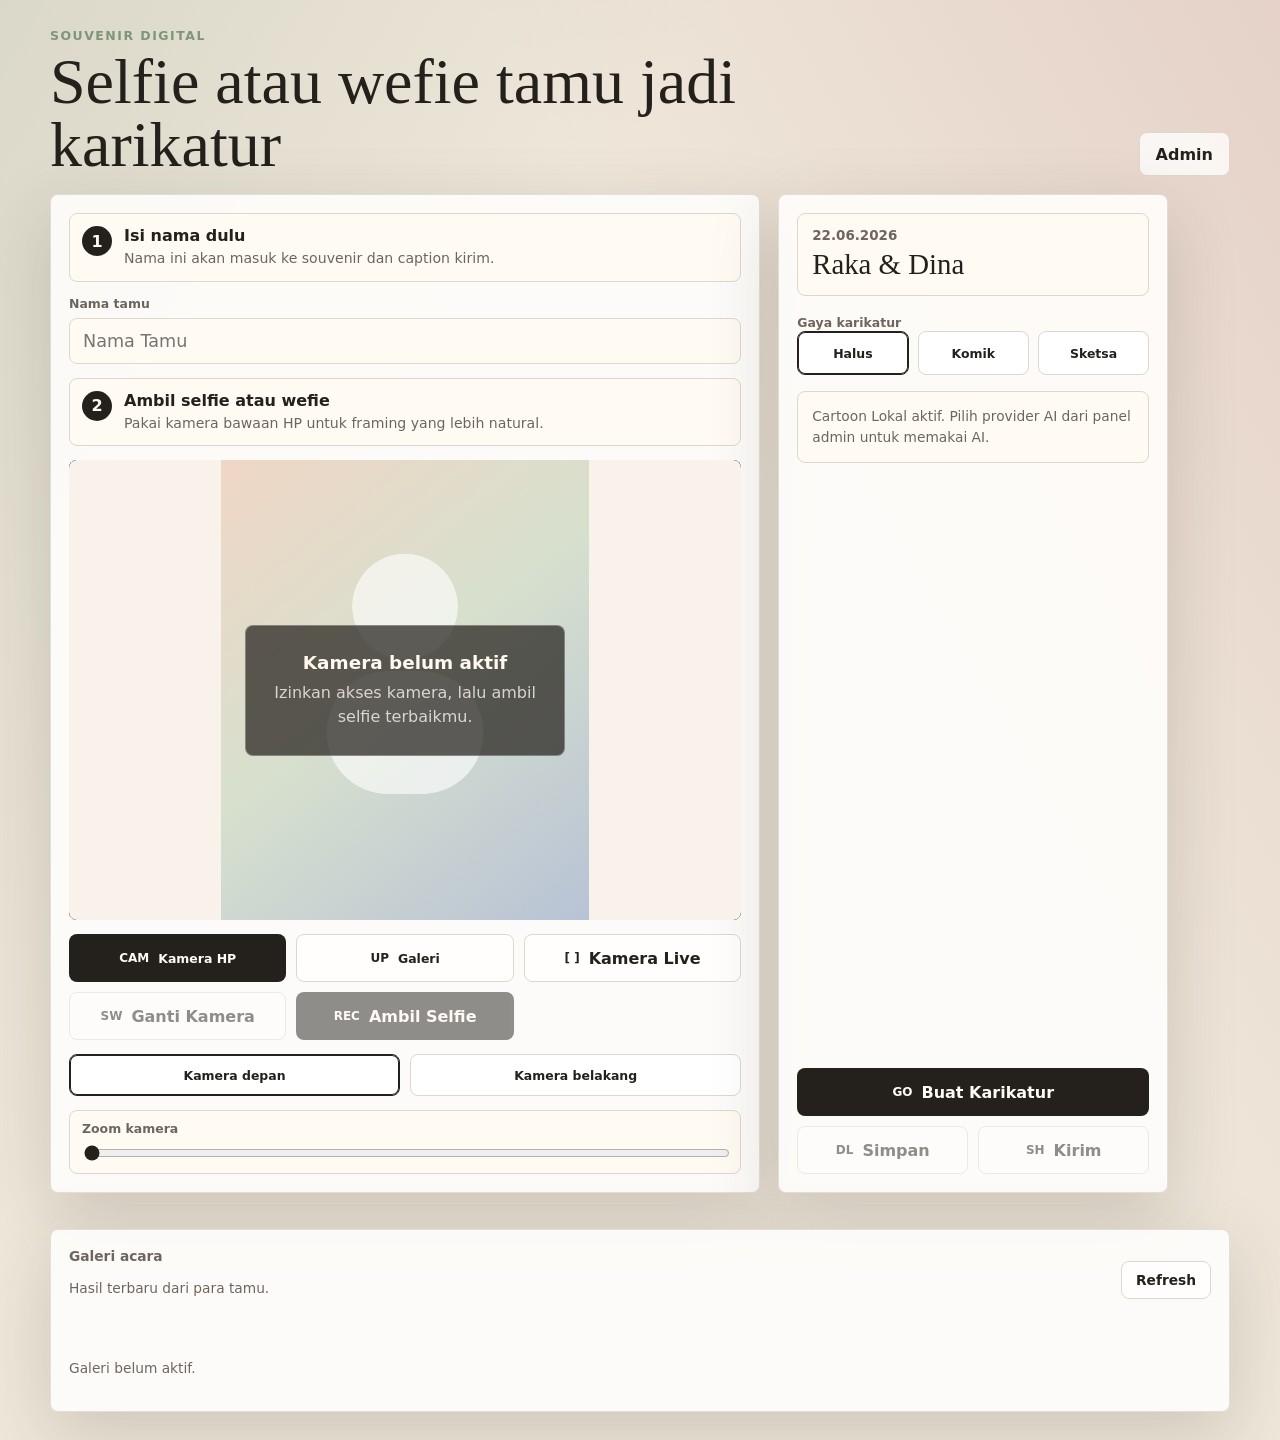
<file: index.html>
<!doctype html>
<html lang="id">
  <head>
    <meta charset="utf-8" />
    <meta name="viewport" content="width=device-width, initial-scale=1" />
    <title>Souvenir Selfie Pernikahan</title>
    <link rel="stylesheet" href="styles.css" />
    <link rel="preconnect" href="https://fonts.googleapis.com" />
    <link rel="preconnect" href="https://fonts.gstatic.com" crossorigin />
  </head>
  <body data-page="guest">
    <main class="app-shell">
      <section class="studio">
        <header class="topbar">
          <div>
            <p class="eyebrow">Souvenir digital</p>
            <h1 id="guestTitle">Selfie atau wefie tamu jadi karikatur</h1>
          </div>
          <nav class="page-links" aria-label="Navigasi">
            <a href="admin.html" id="guestAdminLink">Admin</a>
          </nav>
        </header>

        <section class="admin-gate" id="guestAdminGate" hidden>
          <div class="control-panel login-card">
            <p class="eyebrow">Akses admin</p>
            <h2>Masukkan password admin</h2>
            <div class="field-group">
              <label for="guestAdminPassword">Password</label>
              <input id="guestAdminPassword" type="password" autocomplete="current-password" />
            </div>
            <div class="gate-actions">
              <button class="primary-button wide" id="guestAdminLogin" type="button">Masuk Admin</button>
              <button class="secondary-button wide" id="guestAdminCancel" type="button">Batal</button>
            </div>
            <p class="status-text" id="guestAdminStatus"></p>
          </div>
        </section>

        <div class="workspace guest-workspace">
          <section class="camera-panel" aria-label="Area kamera">
            <div class="guest-step">
              <span>1</span>
              <div>
                <strong>Isi nama dulu</strong>
                <p>Nama ini akan masuk ke souvenir dan caption kirim.</p>
              </div>
            </div>

            <div class="field-group guest-name-panel">
              <label for="guestName">Nama tamu</label>
              <input id="guestName" type="text" value="" placeholder="Contoh: Nadia & Arif" maxlength="32" />
            </div>

            <div class="guest-step">
              <span>2</span>
              <div>
                <strong>Ambil selfie atau wefie</strong>
                <p>Pakai kamera bawaan HP untuk framing yang lebih natural.</p>
              </div>
            </div>

            <div class="preview-frame" id="previewFrame">
              <video id="camera" autoplay playsinline muted></video>
              <canvas id="workCanvas" width="1080" height="1350"></canvas>
              <div class="camera-empty" id="cameraEmpty">
                <strong>Kamera belum aktif</strong>
                <span>Izinkan akses kamera, lalu ambil selfie terbaikmu.</span>
              </div>
            </div>

            <div class="capture-actions">
              <label class="primary-button upload-button">
                <span class="button-icon">CAM</span>
                Kamera HP
                <input id="deviceCameraPhoto" type="file" accept="image/*" capture="user" />
              </label>
              <label class="secondary-button upload-button">
                <span class="button-icon">UP</span>
                Galeri
                <input id="uploadPhoto" type="file" accept="image/*" />
              </label>
              <button class="secondary-button" id="startCamera" type="button">
                <span class="button-icon">[ ]</span>
                Kamera Live
              </button>
              <button class="secondary-button" id="switchCamera" type="button" disabled>
                <span class="button-icon">SW</span>
                Ganti Kamera
              </button>
              <button class="primary-button" id="capturePhoto" type="button" disabled>
                <span class="button-icon">REC</span>
                Ambil Selfie
              </button>
            </div>

            <div class="camera-facing" role="radiogroup" aria-label="Pilihan kamera">
              <label>
                <input type="radio" name="cameraFacing" value="user" checked />
                <span>Kamera depan</span>
              </label>
              <label>
                <input type="radio" name="cameraFacing" value="environment" />
                <span>Kamera belakang</span>
              </label>
            </div>

            <div class="field-group camera-zoom">
              <label for="cameraZoom">Zoom kamera</label>
              <input id="cameraZoom" type="range" min="1" max="2" step="0.05" value="1" />
            </div>

            <div class="photo-editor" id="photoEditor" hidden>
              <div class="info-box">
                <strong>Atur posisi foto</strong>
                <span>Geser foto langsung pada preview, lalu atur zoom dan rotasi.</span>
              </div>
              <div class="field-grid">
                <div class="field-group">
                  <label for="photoZoom">Zoom foto</label>
                  <input id="photoZoom" type="range" min="1" max="3" step="0.05" value="1" />
                </div>
                <div class="field-group">
                  <label for="photoRotation">Rotasi</label>
                  <input id="photoRotation" type="range" min="-180" max="180" step="1" value="0" />
                </div>
              </div>
              <button class="secondary-button wide" id="resetPhotoTransform" type="button">Reset Posisi Foto</button>
            </div>
          </section>

          <aside class="control-panel" aria-label="Kontrol souvenir">
            <div class="couple-card">
              <span id="eventDate">22.06.2026</span>
              <strong id="coupleName">Raka & Dina</strong>
            </div>

            <div class="field-group" id="styleSelectorGroup">
              <span class="label-text">Gaya karikatur</span>
              <div class="segmented" role="radiogroup" aria-label="Gaya karikatur">
                <label>
                  <input type="radio" name="style" value="soft" checked />
                  <span>Halus</span>
                </label>
                <label>
                  <input type="radio" name="style" value="comic" />
                  <span>Komik</span>
                </label>
                <label>
                  <input type="radio" name="style" value="sketch" />
                  <span>Sketsa</span>
                </label>
              </div>
            </div>

            <div class="engine-note" id="engineNote">
              Mode gratis lokal aktif. Nanti bisa diganti ke API karikatur berbayar dari panel admin.
            </div>
            <div class="process-progress" id="processProgress" hidden>
              <div class="progress-track"><span id="processProgressBar"></span></div>
              <strong id="processProgressLabel">Menyiapkan foto...</strong>
              <button class="secondary-button" id="retryProcess" type="button" hidden>Coba Lagi</button>
            </div>

            <div class="compare-card" id="compareCard" hidden>
              <div class="compare-view" id="compareView">
                <img id="beforeImage" alt="Foto asli tamu" />
                <div class="compare-after" id="compareAfter">
                  <img id="afterImage" alt="Karikatur dengan twibbon" />
                </div>
                <div class="compare-line" id="compareLine"></div>
              </div>
              <div class="field-group">
                <label for="compareSlider">Foto asli menjadi karikatur</label>
                <input id="compareSlider" type="range" min="0" max="100" value="55" />
              </div>
            </div>

            <div class="send-panel">
              <button class="primary-button wide" id="renderGift" type="button">
                <span class="button-icon">GO</span>
                Buat Karikatur
              </button>
              <div class="action-grid">
                <button class="secondary-button wide" id="saveGift" type="button" disabled>
                  <span class="button-icon">DL</span>
                  Simpan
                </button>
                <button class="secondary-button wide" id="shareGift" type="button" disabled>
                  <span class="button-icon">SH</span>
                  Kirim
                </button>
              </div>
            </div>
          </aside>
        </div>

        <section class="control-panel event-gallery">
          <div class="preview-toolbar">
            <div>
              <strong>Galeri acara</strong>
              <p class="status-text">Hasil terbaru dari para tamu.</p>
            </div>
            <button class="secondary-button" id="refreshGallery" type="button">Refresh</button>
          </div>
          <div class="result-grid" id="eventGalleryGrid"></div>
          <p class="status-text" id="galleryStatus"></p>
        </section>
      </section>
    </main>

    <script src="app-config.js"></script>
    <script src="script.js"></script>
  </body>
</html>
</file>
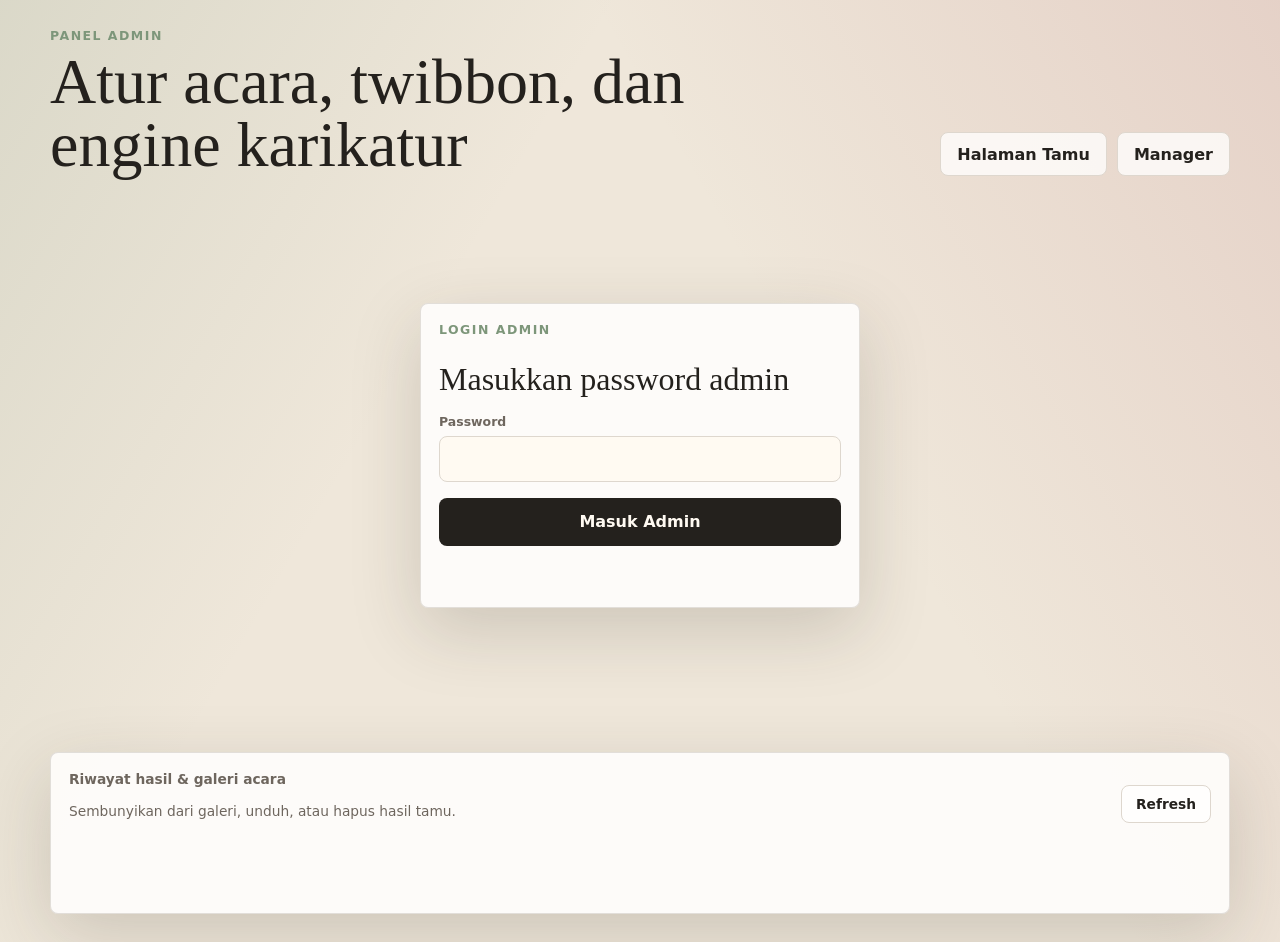
<file: admin.html>
<!doctype html>
<html lang="id">
  <head>
    <meta charset="utf-8" />
    <meta name="viewport" content="width=device-width, initial-scale=1" />
    <title>Admin Souvenir Pernikahan</title>
    <link rel="stylesheet" href="styles.css" />
    <link rel="preconnect" href="https://fonts.googleapis.com" />
    <link rel="preconnect" href="https://fonts.gstatic.com" crossorigin />
  </head>
  <body data-page="admin">
    <main class="app-shell">
      <section class="studio">
        <header class="topbar">
          <div>
            <p class="eyebrow">Panel admin</p>
            <h1>Atur acara, twibbon, dan engine karikatur</h1>
          </div>
          <nav class="page-links" aria-label="Navigasi">
            <a href="index.html">Halaman Tamu</a>
            <a href="manager.html">Manager</a>
          </nav>
        </header>

        <section class="login-panel" id="adminLogin" hidden>
          <div class="control-panel login-card">
            <p class="eyebrow">Login admin</p>
            <h2>Masukkan password admin</h2>
            <div class="field-group">
              <label for="adminPasswordInput">Password</label>
              <input id="adminPasswordInput" type="password" autocomplete="current-password" />
            </div>
            <button class="primary-button wide" id="adminLoginButton" type="button">Masuk Admin</button>
            <p class="status-text" id="adminLoginStatus"></p>
          </div>
        </section>

        <div class="workspace admin-workspace">
          <section class="control-panel admin-form" aria-label="Form admin">
            <div class="info-box">
              <strong>Ukuran frame/twibbon</strong>
              <span id="frameSizeHint">Buat PNG transparan ukuran 1080 x 1350 px, rasio 4:5. Area tengah sebaiknya transparan untuk foto/karikatur.</span>
            </div>

            <div class="field-group">
              <span class="label-text">Format output</span>
              <div class="segmented" role="radiogroup" aria-label="Format output">
                <label>
                  <input type="radio" name="outputFormat" value="story" />
                  <span>Story 9:16</span>
                </label>
                <label>
                  <input type="radio" name="outputFormat" value="portrait" checked />
                  <span>Portrait 4:5</span>
                </label>
              </div>
            </div>

            <div class="field-grid">
              <div class="field-group">
                <label for="adminBride">Nama mempelai 1</label>
                <input id="adminBride" type="text" maxlength="24" />
              </div>
              <div class="field-group">
                <label for="adminGroom">Nama mempelai 2</label>
                <input id="adminGroom" type="text" maxlength="24" />
              </div>
            </div>

            <div class="field-group">
              <label for="adminDate">Tanggal acara</label>
              <input id="adminDate" type="text" maxlength="24" />
            </div>

            <div class="field-group">
              <label for="adminTitle">Judul halaman tamu</label>
              <input id="adminTitle" type="text" maxlength="64" />
            </div>

            <div class="field-group">
              <label for="adminDefaultGuestName">Contoh nama tamu (untuk preview)</label>
              <input id="adminDefaultGuestName" type="text" placeholder="Contoh: Nadia & Arif" maxlength="32" />
            </div>

            <div class="field-group">
              <label for="shareCaption">Ucapan / caption saat kirim</label>
              <textarea id="shareCaption" maxlength="240"></textarea>
              <span class="field-hint">Bisa pakai token {mempelai}, {tanggal}, dan {tamu}.</span>
            </div>

            <div class="text-settings">
              <div class="info-box">
                <strong>Placeholder teks di atas frame</strong>
                <span>Pilih placeholder, lalu geser teks langsung di preview. Pakai token {mempelai}, {tanggal}, dan {tamu}.</span>
              </div>

              <div class="field-group">
                <span class="label-text">Placeholder aktif</span>
                <div class="segmented" role="radiogroup" aria-label="Placeholder aktif">
                  <label>
                    <input type="radio" name="activePlaceholder" value="couple" checked />
                    <span>Mempelai</span>
                  </label>
                  <label>
                    <input type="radio" name="activePlaceholder" value="guest" />
                    <span>Tamu</span>
                  </label>
                  <label>
                    <input type="radio" name="activePlaceholder" value="date" />
                    <span>Tanggal</span>
                  </label>
                </div>
              </div>

              <div class="field-group">
                <label for="placeholderTemplate">Isi teks</label>
                <input id="placeholderTemplate" type="text" maxlength="90" />
              </div>

              <div class="field-grid">
                <div class="field-group">
                  <label for="placeholderSize">Ukuran (px)</label>
                  <input id="placeholderSize" type="number" min="10" max="400" step="1" />
                </div>
                <div class="field-group">
                  <label for="placeholderColor">Warna</label>
                  <input id="placeholderColor" type="color" />
                </div>
              </div>

              <div class="font-sample" id="fontSample">Contoh Nama Mempelai</div>
              <span class="field-hint" id="fontLoadStatus">Font siap digunakan.</span>

              <div class="field-grid">
                <div class="field-group">
                  <label for="placeholderAlign">Perataan</label>
                  <select id="placeholderAlign">
                    <option value="left">Kiri</option>
                    <option value="center">Tengah</option>
                    <option value="right">Kanan</option>
                  </select>
                </div>
                <div class="field-group">
                  <label for="placeholderLetterSpacing">Jarak huruf (px)</label>
                  <input id="placeholderLetterSpacing" type="number" min="-5" max="30" step="1" />
                </div>
              </div>

              <div class="field-grid">
                <div class="field-group">
                  <label for="placeholderOpacity">Transparansi (%)</label>
                  <input id="placeholderOpacity" type="number" min="10" max="100" step="5" />
                </div>
                <div class="field-group">
                  <label for="placeholderShadowBlur">Bayangan</label>
                  <input id="placeholderShadowBlur" type="number" min="0" max="50" step="1" />
                </div>
              </div>

              <div class="field-grid">
                <div class="field-group">
                  <label for="placeholderStrokeWidth">Tebal outline</label>
                  <input id="placeholderStrokeWidth" type="number" min="0" max="20" step="1" />
                </div>
                <div class="field-group">
                  <label for="placeholderStrokeColor">Warna outline</label>
                  <input id="placeholderStrokeColor" type="color" />
                </div>
              </div>

              <div class="field-group">
                <label for="placeholderFont">Font</label>
                <select id="placeholderFont">
                  <optgroup label="Elegant - Serif klasik">
                    <option value="'Cormorant Garamond', serif">Cormorant Garamond</option>
                    <option value="'Cormorant Upright', serif">Cormorant Upright</option>
                    <option value="'Cormorant SC', serif">Cormorant SC</option>
                    <option value="'Playfair Display', serif">Playfair Display</option>
                    <option value="'EB Garamond', serif">EB Garamond</option>
                    <option value="'Crimson Pro', serif">Crimson Pro</option>
                    <option value="'Lora', serif">Lora</option>
                    <option value="'Merriweather', serif">Merriweather</option>
                    <option value="'Spectral', serif">Spectral</option>
                    <option value="'Cardo', serif">Cardo</option>
                    <option value="'Vollkorn', serif">Vollkorn</option>
                    <option value="'DM Serif Display', serif">DM Serif Display</option>
                    <option value="'Libre Baskerville', serif">Libre Baskerville</option>
                    <option value="'Gilda Display', serif">Gilda Display</option>
                    <option value="'Marcellus', serif">Marcellus</option>
                    <option value="Georgia, serif">Georgia</option>
                    <option value="'Times New Roman', serif">Times New Roman</option>
                  </optgroup>
                  <optgroup label="Luxury - Display mewah">
                    <option value="'Cinzel', serif">Cinzel</option>
                    <option value="'Bodoni Moda', serif">Bodoni Moda</option>
                    <option value="'Italiana', serif">Italiana</option>
                    <option value="'Luxurious Roman', serif">Luxurious Roman</option>
                    <option value="'Yeseva One', serif">Yeseva One</option>
                    <option value="'Forum', serif">Forum</option>
                    <option value="'Prata', serif">Prata</option>
                  </optgroup>
                  <optgroup label="Modern - Minimal kontemporer">
                    <option value="'Raleway', sans-serif">Raleway</option>
                    <option value="'Montserrat', sans-serif">Montserrat</option>
                    <option value="'Poppins', sans-serif">Poppins</option>
                    <option value="'Nunito Sans', sans-serif">Nunito Sans</option>
                    <option value="'Quicksand', sans-serif">Quicksand</option>
                    <option value="'Work Sans', sans-serif">Work Sans</option>
                    <option value="'Josefin Sans', sans-serif">Josefin Sans</option>
                    <option value="'Tenor Sans', sans-serif">Tenor Sans</option>
                    <option value="'Jost', sans-serif">Jost</option>
                    <option value="'Lato', sans-serif">Lato</option>
                    <option value="Arial, sans-serif">Arial</option>
                    <option value="'Segoe UI', sans-serif">Segoe UI</option>
                  </optgroup>
                  <optgroup label="~ Kaligrafi & Kursif">
                    <option value="'Great Vibes', cursive">Great Vibes</option>
                    <option value="'Allura', cursive">Allura</option>
                    <option value="'Alex Brush', cursive">Alex Brush</option>
                    <option value="'Parisienne', cursive">Parisienne</option>
                    <option value="'Pinyon Script', cursive">Pinyon Script</option>
                    <option value="'Petit Formal Script', cursive">Petit Formal Script</option>
                    <option value="'Sacramento', cursive">Sacramento</option>
                    <option value="'Dancing Script', cursive">Dancing Script</option>
                    <option value="'Tangerine', cursive">Tangerine</option>
                    <option value="'Brush Script MT', cursive">Brush Script MT</option>
                  </optgroup>
                </select>
              </div>

              <div class="field-grid">
                <div class="field-group">
                  <label for="placeholderWeight">Tebal</label>
                  <select id="placeholderWeight">
                    <option value="300">Light</option>
                    <option value="400">Normal</option>
                    <option value="600">Semi Bold</option>
                    <option value="700">Bold</option>
                  </select>
                </div>
                <div class="field-group">
                  <label for="placeholderStyle">Gaya</label>
                  <select id="placeholderStyle">
                    <option value="normal">Normal</option>
                    <option value="italic">Italic</option>
                  </select>
                </div>
              </div>

              <div class="field-grid">
                <div class="field-group">
                  <label for="placeholderX">Posisi X</label>
                  <input id="placeholderX" type="range" min="0" max="1080" step="1" />
                </div>
                <div class="field-group">
                  <label for="placeholderY">Posisi Y</label>
                  <input id="placeholderY" type="range" min="0" max="1350" step="1" />
                </div>
              </div>
            </div>

            <div class="field-group">
              <label for="twibbonUpload">Upload twibbon / frame PNG transparan</label>
              <label class="dropzone">
                <input id="twibbonUpload" type="file" accept="image/png,image/webp,image/*" />
                <span>Upload file frame yang akan dioverlay ke hasil karikatur</span>
              </label>
            </div>

            <div class="text-settings">
              <div class="info-box">
                <strong>Konsep twibbon</strong>
                <span>Simpan frame/twibbon ke Supabase agar bisa dipilih lagi dari device lain.</span>
              </div>
              <div class="field-group">
                <label for="twibbonConceptName">Nama konsep</label>
                <input id="twibbonConceptName" type="text" placeholder="Contoh: Pink floral story" maxlength="48" />
              </div>
              <div class="field-group">
                <label for="twibbonConceptList">Pilih konsep tersimpan</label>
                <select id="twibbonConceptList">
                  <option value="">Belum ada konsep</option>
                </select>
              </div>
              <div class="action-grid">
                <button class="secondary-button wide" id="saveTwibbonConcept" type="button">Simpan Konsep</button>
                <button class="secondary-button wide" id="applyTwibbonConcept" type="button">Pakai Konsep</button>
              </div>
              <div class="action-grid">
                <button class="secondary-button wide" id="updateTwibbonConcept" type="button">Perbarui Konsep</button>
                <button class="danger-button wide" id="deleteTwibbonConcept" type="button">Hapus Konsep</button>
              </div>
              <button class="secondary-button wide" id="refreshTwibbonConcepts" type="button">Refresh Konsep</button>
              <p class="status-text" id="twibbonConceptStatus"></p>
            </div>

            <div class="field-group">
              <span class="label-text">Posisi frame</span>
              <div class="segmented" role="radiogroup" aria-label="Fit twibbon">
                <label>
                  <input type="radio" name="frameFit" value="cover" checked />
                  <span>Cover</span>
                </label>
                <label>
                  <input type="radio" name="frameFit" value="contain" />
                  <span>Contain</span>
                </label>
              </div>
            </div>

            <div class="field-group">
              <label for="aiImageScale">Skala gambar AI (% dari canvas)</label>
              <div style="display:flex;gap:10px;align-items:flex-start">
                <div style="flex:1;display:grid;gap:7px">
                  <input id="aiImageScale" type="number" min="50" max="100" step="1" value="90" />
                  <span class="field-hint">Ukuran gambar hasil AI relatif terhadap canvas. 90% = ada ruang untuk frame/twibbon. 100% = gambar penuh.</span>
                </div>
                <div id="scalePreviewBox" style="flex:0 0 60px;display:flex;flex-direction:column;align-items:center;gap:4px">
                  <div style="position:relative;width:54px;height:96px;border:1.5px solid var(--line);border-radius:5px;background:var(--paper);overflow:hidden">
                    <div id="scaleInnerBox" style="position:absolute;background:rgba(125,150,122,0.22);border:1.5px solid #7d967a;border-radius:3px;transition:all .15s"></div>
                    <div style="position:absolute;inset:0;border:2px solid #b86f73;border-radius:3px;pointer-events:none"></div>
                  </div>
                  <span style="font-size:0.72rem;color:var(--muted);font-weight:700">9:16</span>
                </div>
              </div>
            </div>

            <div class="field-group">
              <label for="aiProvider">Engine karikatur</label>
              <select id="aiProvider">
                <option value="local">Cartoon Lokal (Gratis)</option>
                <option value="flux">FLUX Kontext</option>
                <option value="fal">Fal.ai Flux Pro</option>
                <option value="gemini">Gemini API</option>
              </select>
            </div>

            <div class="field-group" id="fluxPromptGroup" style="display: none;">
              <label for="fluxPrompt">Prompt Khusus FLUX / Fal.ai</label>
              <textarea id="fluxPrompt" rows="10" maxlength="2000" placeholder="Masukkan instruksi gaya karikatur..."></textarea>
              <div style="display:flex;justify-content:space-between;align-items:center;margin-top:2px">
                <span class="field-hint">Menentukan gaya hasil karikatur (contoh: watercolor wedding caricature, highly detailed, soft background, dsb.)</span>
                <span class="field-hint" id="fluxPromptCount" style="white-space:nowrap;margin-left:8px">0 / 2000</span>
              </div>
            </div>

            <div class="field-group">
              <label for="apiEndpoint">Endpoint API karikatur</label>
              <input id="apiEndpoint" type="text" placeholder="https://bjjibgbwgvphysavutiw.supabase.co/functions/v1/generate-caricature" maxlength="160" />
            </div>

            <div class="send-panel">
              <button class="primary-button wide" id="saveAdmin" type="button">
                <span class="button-icon">OK</span>
                Simpan Pengaturan
              </button>
              <button class="secondary-button wide" id="resetAdmin" type="button">
                <span class="button-icon">RS</span>
                Reset
              </button>
            </div>
          </section>

          <section class="camera-panel" aria-label="Preview twibbon">
            <div class="preview-toolbar">
              <span>Drag teks di preview untuk memindahkan placeholder aktif.</span>
              <button class="secondary-button" id="centerPlaceholder" type="button">Tengah</button>
            </div>
            <div class="admin-preview">
              <canvas id="adminPreviewCanvas" width="1080" height="1350"></canvas>
            </div>
          </section>
        </div>

        <section class="control-panel result-manager">
          <div class="preview-toolbar">
            <div>
              <strong>Riwayat hasil & galeri acara</strong>
              <p class="status-text">Sembunyikan dari galeri, unduh, atau hapus hasil tamu.</p>
            </div>
            <button class="secondary-button" id="refreshGuestResults" type="button">Refresh</button>
          </div>
          <div class="result-grid" id="adminResultGrid"></div>
          <p class="status-text" id="guestResultsStatus"></p>
        </section>
      </section>
    </main>

    <script src="app-config.js"></script>
    <script src="script.js"></script>
  </body>
</html>
</file>
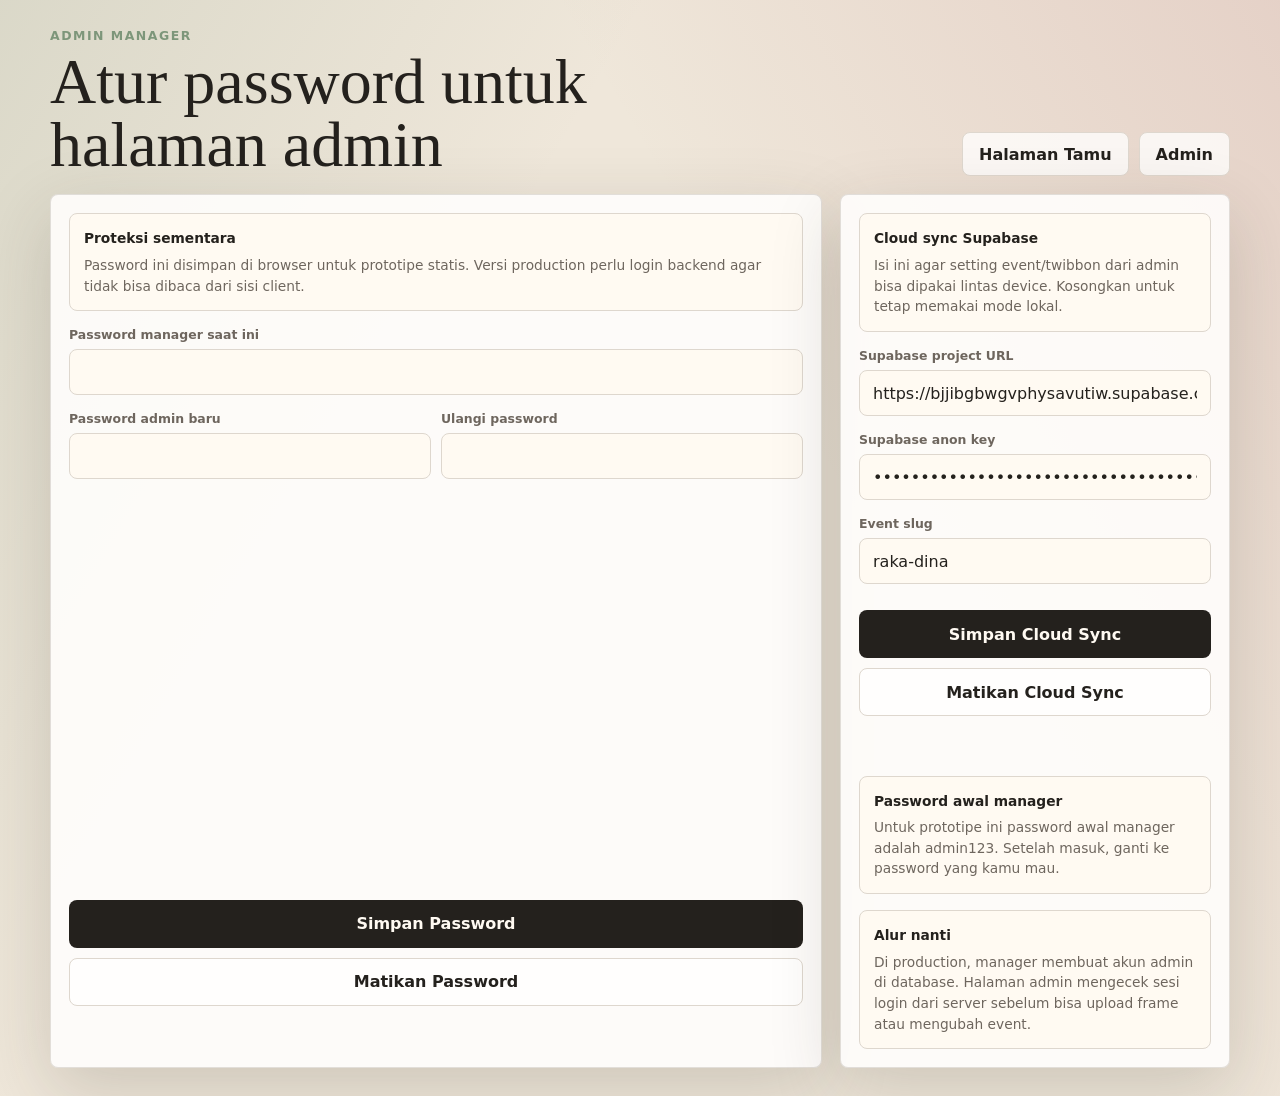
<file: manager.html>
<!doctype html>
<html lang="id">
  <head>
    <meta charset="utf-8" />
    <meta name="viewport" content="width=device-width, initial-scale=1" />
    <title>Admin Manager Souvenir</title>
    <link rel="stylesheet" href="styles.css" />
  </head>
  <body data-page="manager">
    <main class="app-shell">
      <section class="studio">
        <header class="topbar">
          <div>
            <p class="eyebrow">Admin manager</p>
            <h1>Atur password untuk halaman admin</h1>
          </div>
          <nav class="page-links" aria-label="Navigasi">
            <a href="index.html">Halaman Tamu</a>
            <a href="admin.html">Admin</a>
          </nav>
        </header>

        <div class="workspace manager-workspace">
          <section class="control-panel manager-form" aria-label="Form manager">
            <div class="info-box">
              <strong>Proteksi sementara</strong>
              <span>Password ini disimpan di browser untuk prototipe statis. Versi production perlu login backend agar tidak bisa dibaca dari sisi client.</span>
            </div>

            <div class="field-group">
              <label for="managerCurrentPassword">Password manager saat ini</label>
              <input id="managerCurrentPassword" type="password" autocomplete="current-password" />
            </div>

            <div class="field-grid">
              <div class="field-group">
                <label for="managerNewPassword">Password admin baru</label>
                <input id="managerNewPassword" type="password" autocomplete="new-password" />
              </div>
              <div class="field-group">
                <label for="managerConfirmPassword">Ulangi password</label>
                <input id="managerConfirmPassword" type="password" autocomplete="new-password" />
              </div>
            </div>

            <div class="send-panel">
              <button class="primary-button wide" id="saveManagerPassword" type="button">Simpan Password</button>
              <button class="secondary-button wide" id="clearManagerPassword" type="button">Matikan Password</button>
            </div>

            <p class="status-text" id="managerStatus"></p>
          </section>

          <section class="control-panel manager-help" aria-label="Catatan keamanan">
            <div class="info-box">
              <strong>Cloud sync Supabase</strong>
              <span>Isi ini agar setting event/twibbon dari admin bisa dipakai lintas device. Kosongkan untuk tetap memakai mode lokal.</span>
            </div>

            <div class="field-group">
              <label for="supabaseUrl">Supabase project URL</label>
              <input id="supabaseUrl" type="text" placeholder="https://xxxx.supabase.co" />
            </div>

            <div class="field-group">
              <label for="supabaseAnonKey">Supabase anon key</label>
              <input id="supabaseAnonKey" type="password" autocomplete="off" />
            </div>

            <div class="field-group">
              <label for="eventSlug">Event slug</label>
              <input id="eventSlug" type="text" value="default-event" />
            </div>

            <div class="send-panel">
              <button class="primary-button wide" id="saveCloudSettings" type="button">Simpan Cloud Sync</button>
              <button class="secondary-button wide" id="clearCloudSettings" type="button">Matikan Cloud Sync</button>
            </div>

            <p class="status-text" id="cloudStatus"></p>

            <div class="info-box">
              <strong>Password awal manager</strong>
              <span>Untuk prototipe ini password awal manager adalah admin123. Setelah masuk, ganti ke password yang kamu mau.</span>
            </div>
            <div class="info-box">
              <strong>Alur nanti</strong>
              <span>Di production, manager membuat akun admin di database. Halaman admin mengecek sesi login dari server sebelum bisa upload frame atau mengubah event.</span>
            </div>
          </section>
        </div>
      </section>
    </main>

    <script src="app-config.js"></script>
    <script src="script.js"></script>
  </body>
</html>
</file>
<file: styles.css>
:root {
  --ink: #24211d;
  --muted: #6e665e;
  --line: #ded7ce;
  --paper: #fffaf2;
  --panel: #fffefd;
  --sage: #7d967a;
  --rose: #b86f73;
  --gold: #b98b3e;
  --shadow: 0 22px 70px rgba(52, 43, 32, 0.18);
}

* {
  box-sizing: border-box;
}

[hidden] {
  display: none !important;
}

body {
  margin: 0;
  min-height: 100vh;
  color: var(--ink);
  font-family:
    Inter, ui-sans-serif, system-ui, -apple-system, BlinkMacSystemFont, "Segoe UI",
    sans-serif;
  background:
    linear-gradient(120deg, rgba(125, 150, 122, 0.18), transparent 34%),
    linear-gradient(240deg, rgba(184, 111, 115, 0.18), transparent 38%),
    #efe7da;
}

button,
input,
textarea,
select {
  font: inherit;
}

.app-shell {
  width: min(1180px, calc(100% - 32px));
  margin: 0 auto;
  padding: 28px 0;
}

.studio {
  min-height: calc(100vh - 56px);
  display: flex;
  flex-direction: column;
  gap: 18px;
}

.topbar {
  display: flex;
  align-items: end;
  justify-content: space-between;
  gap: 20px;
}

.eyebrow {
  margin: 0 0 8px;
  color: var(--sage);
  font-size: 0.78rem;
  font-weight: 800;
  letter-spacing: 0.12em;
  text-transform: uppercase;
}

h1 {
  max-width: 760px;
  margin: 0;
  font-family: Georgia, "Times New Roman", serif;
  font-size: clamp(2.1rem, 5vw, 4.8rem);
  font-weight: 500;
  line-height: 0.98;
  letter-spacing: 0;
}

.page-links {
  display: flex;
  gap: 10px;
}

.page-links a {
  min-height: 44px;
  padding: 0 16px;
  border: 1px solid var(--line);
  border-radius: 8px;
  display: inline-flex;
  align-items: center;
  color: var(--ink);
  background: rgba(255, 254, 253, 0.8);
  font-weight: 800;
  text-decoration: none;
}

.workspace {
  flex: 1;
  display: grid;
  grid-template-columns: minmax(0, 1fr) 390px;
  gap: 18px;
  align-items: stretch;
}

.admin-workspace {
  grid-template-columns: 430px minmax(0, 1fr);
}

.guest-workspace {
  grid-template-columns: minmax(0, 0.92fr) 390px;
}

.camera-panel,
.control-panel {
  border: 1px solid rgba(85, 73, 58, 0.16);
  border-radius: 8px;
  background: rgba(255, 254, 253, 0.88);
  box-shadow: var(--shadow);
}

.camera-panel {
  padding: 18px;
  display: flex;
  flex-direction: column;
  gap: 14px;
}

.guest-workspace .preview-frame {
  flex: 0 1 auto;
  min-height: 300px;
  height: min(52vh, 460px);
  max-height: 460px;
}

.guest-step {
  display: flex;
  gap: 12px;
  align-items: flex-start;
  border: 1px solid var(--line);
  border-radius: 8px;
  padding: 12px;
  background: var(--paper);
}

.guest-step span {
  width: 30px;
  height: 30px;
  border-radius: 999px;
  display: grid;
  place-items: center;
  color: #fffaf2;
  background: var(--ink);
  font-weight: 800;
  flex: 0 0 auto;
}

.guest-step strong,
.guest-step p {
  display: block;
  margin: 0;
}

.guest-step p {
  margin-top: 3px;
  color: var(--muted);
  font-size: 0.88rem;
  line-height: 1.45;
}

.guest-name-panel input {
  min-height: 54px;
  font-size: 1.1rem;
}

.control-panel {
  padding: 18px;
  display: flex;
  flex-direction: column;
  gap: 16px;
}

.preview-frame,
.admin-preview {
  position: relative;
  flex: 1;
  min-height: 520px;
  aspect-ratio: 4 / 5;
  overflow: hidden;
  border-radius: 8px;
  background: #28241f;
  display: grid;
  place-items: center;
}

.admin-preview {
  min-height: 680px;
  background: var(--paper);
}

video,
canvas {
  position: absolute;
  inset: 0;
  width: 100%;
  height: 100%;
  object-fit: contain;
}

video {
  object-fit: contain;
  background: #191715;
}

.preview-frame canvas {
  background: #f8f2ea;
}

canvas {
  display: none;
}

.admin-preview canvas {
  display: block;
  object-fit: contain;
  cursor: move;
  touch-action: none;
}

.camera-empty {
  position: relative;
  z-index: 2;
  max-width: 320px;
  padding: 26px;
  border: 1px solid rgba(255, 255, 255, 0.28);
  border-radius: 8px;
  color: #fff8ef;
  text-align: center;
  background: rgba(36, 33, 29, 0.72);
}

.camera-empty strong,
.camera-empty span {
  display: block;
}

.camera-empty strong {
  margin-bottom: 8px;
  font-size: 1.15rem;
}

.camera-empty span {
  color: rgba(255, 248, 239, 0.78);
  line-height: 1.5;
}

.capture-actions,
.send-panel {
  display: grid;
  grid-template-columns: repeat(3, minmax(0, 1fr));
  gap: 10px;
}

.camera-facing {
  display: grid;
  grid-template-columns: 1fr 1fr;
  gap: 10px;
}

.camera-facing label {
  cursor: pointer;
}

.camera-facing input {
  position: absolute;
  opacity: 0;
  pointer-events: none;
}

.camera-facing span {
  min-height: 42px;
  border: 1px solid var(--line);
  border-radius: 8px;
  display: grid;
  place-items: center;
  color: var(--ink);
  background: #fff;
}

.camera-facing input:checked + span {
  border-color: var(--ink);
  box-shadow: inset 0 0 0 1px var(--ink);
}

.camera-zoom {
  border: 1px solid var(--line);
  border-radius: 8px;
  padding: 10px 12px;
  background: var(--paper);
}

.send-panel {
  grid-template-columns: 1fr;
  margin-top: auto;
  padding-top: 10px;
}

.action-grid {
  display: grid;
  grid-template-columns: 1fr 1fr;
  gap: 10px;
}

.field-grid {
  display: grid;
  grid-template-columns: 1fr 1fr;
  gap: 10px;
}

.field-group {
  display: grid;
  gap: 7px;
}

.field-hint {
  color: var(--muted);
  font-size: 0.78rem;
  line-height: 1.45;
}

.text-settings {
  border-top: 1px solid var(--line);
  border-bottom: 1px solid var(--line);
  padding: 14px 0;
  display: grid;
  gap: 12px;
}

.range-row {
  display: grid;
  grid-template-columns: 120px minmax(0, 1fr) 48px;
  gap: 10px;
  align-items: center;
}

.range-row output {
  color: var(--muted);
  font-size: 0.8rem;
  font-weight: 800;
  text-align: right;
}

label,
.label-text {
  color: var(--muted);
  font-size: 0.78rem;
  font-weight: 750;
}

input[type="text"] {
  width: 100%;
  min-height: 46px;
  border: 1px solid var(--line);
  border-radius: 8px;
  padding: 0 13px;
  color: var(--ink);
  background: var(--paper);
  outline: none;
}

input[type="number"] {
  width: 100%;
  min-height: 46px;
  border: 1px solid var(--line);
  border-radius: 8px;
  padding: 0 13px;
  color: var(--ink);
  background: var(--paper);
  outline: none;
}

textarea {
  width: 100%;
  min-height: 92px;
  border: 1px solid var(--line);
  border-radius: 8px;
  padding: 12px 13px;
  color: var(--ink);
  background: var(--paper);
  outline: none;
  resize: vertical;
}

input[type="password"] {
  width: 100%;
  min-height: 46px;
  border: 1px solid var(--line);
  border-radius: 8px;
  padding: 0 13px;
  color: var(--ink);
  background: var(--paper);
  outline: none;
}

select,
input[type="color"] {
  width: 100%;
  min-height: 46px;
  border: 1px solid var(--line);
  border-radius: 8px;
  padding: 0 12px;
  color: var(--ink);
  background: var(--paper);
  outline: none;
}

input[type="color"] {
  padding: 5px;
}

input[type="text"]:focus,
input[type="number"]:focus,
input[type="password"]:focus,
textarea:focus,
select:focus,
input[type="range"]:focus {
  border-color: var(--sage);
  box-shadow: 0 0 0 3px rgba(125, 150, 122, 0.22);
}

.segmented {
  display: grid;
  grid-template-columns: repeat(auto-fit, minmax(110px, 1fr));
  gap: 9px;
}

.segmented label {
  cursor: pointer;
}

.segmented input,
.upload-button input,
.dropzone input {
  position: absolute;
  opacity: 0;
  pointer-events: none;
}

.segmented span {
  min-height: 44px;
  border: 1px solid var(--line);
  border-radius: 8px;
  padding: 0 10px;
  display: flex;
  align-items: center;
  justify-content: center;
  color: var(--ink);
  background: #fff;
}

.segmented input:checked + span {
  border-color: var(--ink);
  box-shadow: inset 0 0 0 1px var(--ink);
}

.dropzone {
  min-height: 112px;
  border: 1px dashed #b8aa98;
  border-radius: 8px;
  padding: 18px;
  display: grid;
  place-items: center;
  color: var(--muted);
  background: var(--paper);
  text-align: center;
  cursor: pointer;
}

button,
.upload-button {
  min-height: 48px;
  border: 0;
  border-radius: 8px;
  padding: 0 14px;
  display: inline-flex;
  align-items: center;
  justify-content: center;
  gap: 9px;
  cursor: pointer;
  font-weight: 800;
  text-align: center;
}

button:disabled {
  cursor: not-allowed;
  opacity: 0.5;
}

.primary-button {
  color: #fffaf2;
  background: #24211d;
}

.secondary-button {
  border: 1px solid var(--line);
  color: var(--ink);
  background: #fffefd;
}

.danger-button {
  min-height: 48px;
  border: 1px solid #b85d5d;
  color: #8d3030;
  background: #fff4f2;
}

.font-sample {
  min-height: 74px;
  border: 1px solid var(--line);
  border-radius: 8px;
  padding: 14px;
  display: grid;
  place-items: center;
  overflow: hidden;
  background: #fff;
  font-size: 1.8rem;
  text-align: center;
}

.photo-editor,
.process-progress {
  border: 1px solid var(--line);
  border-radius: 8px;
  padding: 12px;
  display: grid;
  gap: 12px;
  background: var(--paper);
}

.progress-track {
  height: 9px;
  overflow: hidden;
  border-radius: 99px;
  background: #e5ddd2;
}

.progress-track span {
  display: block;
  width: 0;
  height: 100%;
  border-radius: inherit;
  background: var(--sage);
  transition: width 0.25s ease;
}

.progress-track span.failed {
  background: #b85d5d;
}

.event-gallery,
.result-manager {
  margin-top: 18px;
}

.result-grid {
  display: grid;
  grid-template-columns: repeat(auto-fill, minmax(170px, 1fr));
  gap: 12px;
}

.result-card {
  border: 1px solid var(--line);
  border-radius: 8px;
  padding: 9px;
  display: grid;
  gap: 9px;
  background: var(--paper);
}

.result-card img {
  width: 100%;
  aspect-ratio: 4 / 5;
  border-radius: 6px;
  object-fit: cover;
}

.result-actions {
  display: grid;
  gap: 6px;
}

.result-actions button,
.result-actions a {
  min-height: 36px;
  font-size: 0.78rem;
  text-decoration: none;
}

.button-icon {
  font-size: 0.75rem;
  line-height: 1;
}

.wide {
  width: 100%;
}

.couple-card,
.compare-card,
.engine-note,
.info-box {
  border: 1px solid var(--line);
  border-radius: 8px;
  padding: 14px;
  background: var(--paper);
}

.engine-note,
.info-box,
.status-text {
  color: var(--muted);
  font-size: 0.86rem;
  line-height: 1.5;
}

.info-box {
  display: grid;
  gap: 6px;
}

.info-box strong {
  color: var(--ink);
}

.info-box span {
  color: var(--muted);
}

.login-panel,
.admin-gate {
  display: grid;
  place-items: center;
  min-height: 58vh;
}

.admin-gate {
  position: fixed;
  inset: 0;
  z-index: 20;
  min-height: 100vh;
  padding: 20px;
  background: rgba(36, 33, 29, 0.42);
  backdrop-filter: blur(8px);
}

.login-card {
  width: min(440px, 100%);
}

.login-card h2 {
  margin: 0;
  font-family: Georgia, "Times New Roman", serif;
  font-size: 2rem;
  font-weight: 500;
}

.manager-workspace {
  grid-template-columns: minmax(0, 1fr) 390px;
}

.gate-actions {
  display: grid;
  grid-template-columns: 1fr 1fr;
  gap: 10px;
}

.preview-toolbar {
  display: flex;
  align-items: center;
  justify-content: space-between;
  gap: 12px;
  color: var(--muted);
  font-size: 0.86rem;
}

.preview-toolbar .secondary-button {
  min-height: 38px;
}

.couple-card span,
.couple-card strong {
  display: block;
}

.couple-card span {
  margin-bottom: 5px;
  color: var(--muted);
  font-size: 0.84rem;
  font-weight: 800;
}

.couple-card strong {
  font-family: Georgia, "Times New Roman", serif;
  font-size: 1.8rem;
  font-weight: 500;
}

.compare-card {
  display: grid;
  gap: 12px;
}

.compare-card[hidden] {
  display: none;
}

.compare-view {
  position: relative;
  aspect-ratio: 4 / 5;
  overflow: hidden;
  border-radius: 8px;
  background: #2c2823;
}

.compare-view img {
  position: absolute;
  inset: 0;
  width: 100%;
  height: 100%;
  object-fit: cover;
}

.compare-after {
  position: absolute;
  inset: 0;
  width: 100%;
  overflow: hidden;
  clip-path: inset(0 45% 0 0);
}

.compare-after img {
  width: 100%;
}

.compare-line {
  position: absolute;
  top: 0;
  bottom: 0;
  left: 55%;
  width: 2px;
  background: #fffaf2;
  pointer-events: none;
}

input[type="range"] {
  width: 100%;
  accent-color: var(--ink);
}

@media (max-width: 980px) {
  .workspace,
  .admin-workspace,
  .guest-workspace {
    grid-template-columns: 1fr;
  }

  .topbar {
    align-items: stretch;
    flex-direction: column;
  }

  .preview-frame {
    min-height: 46vh;
  }

  .admin-preview {
    min-height: 70vh;
  }
}

@media (max-width: 620px) {
  .app-shell {
    width: min(100% - 20px, 1180px);
    padding: 12px 0;
  }

  .studio {
    min-height: calc(100vh - 24px);
  }

  .capture-actions,
  .camera-facing,
  .field-grid,
  .segmented {
    grid-template-columns: 1fr;
  }

  .camera-panel,
  .control-panel {
    padding: 10px;
  }

  .guest-workspace .preview-frame {
    min-height: 220px;
    height: 34vh;
    max-height: 300px;
  }

  .guest-step {
    padding: 9px;
  }

  .guest-step p {
    display: none;
  }

  .capture-actions {
    gap: 8px;
  }

  button,
  .upload-button {
    min-height: 44px;
  }
}
</file>
